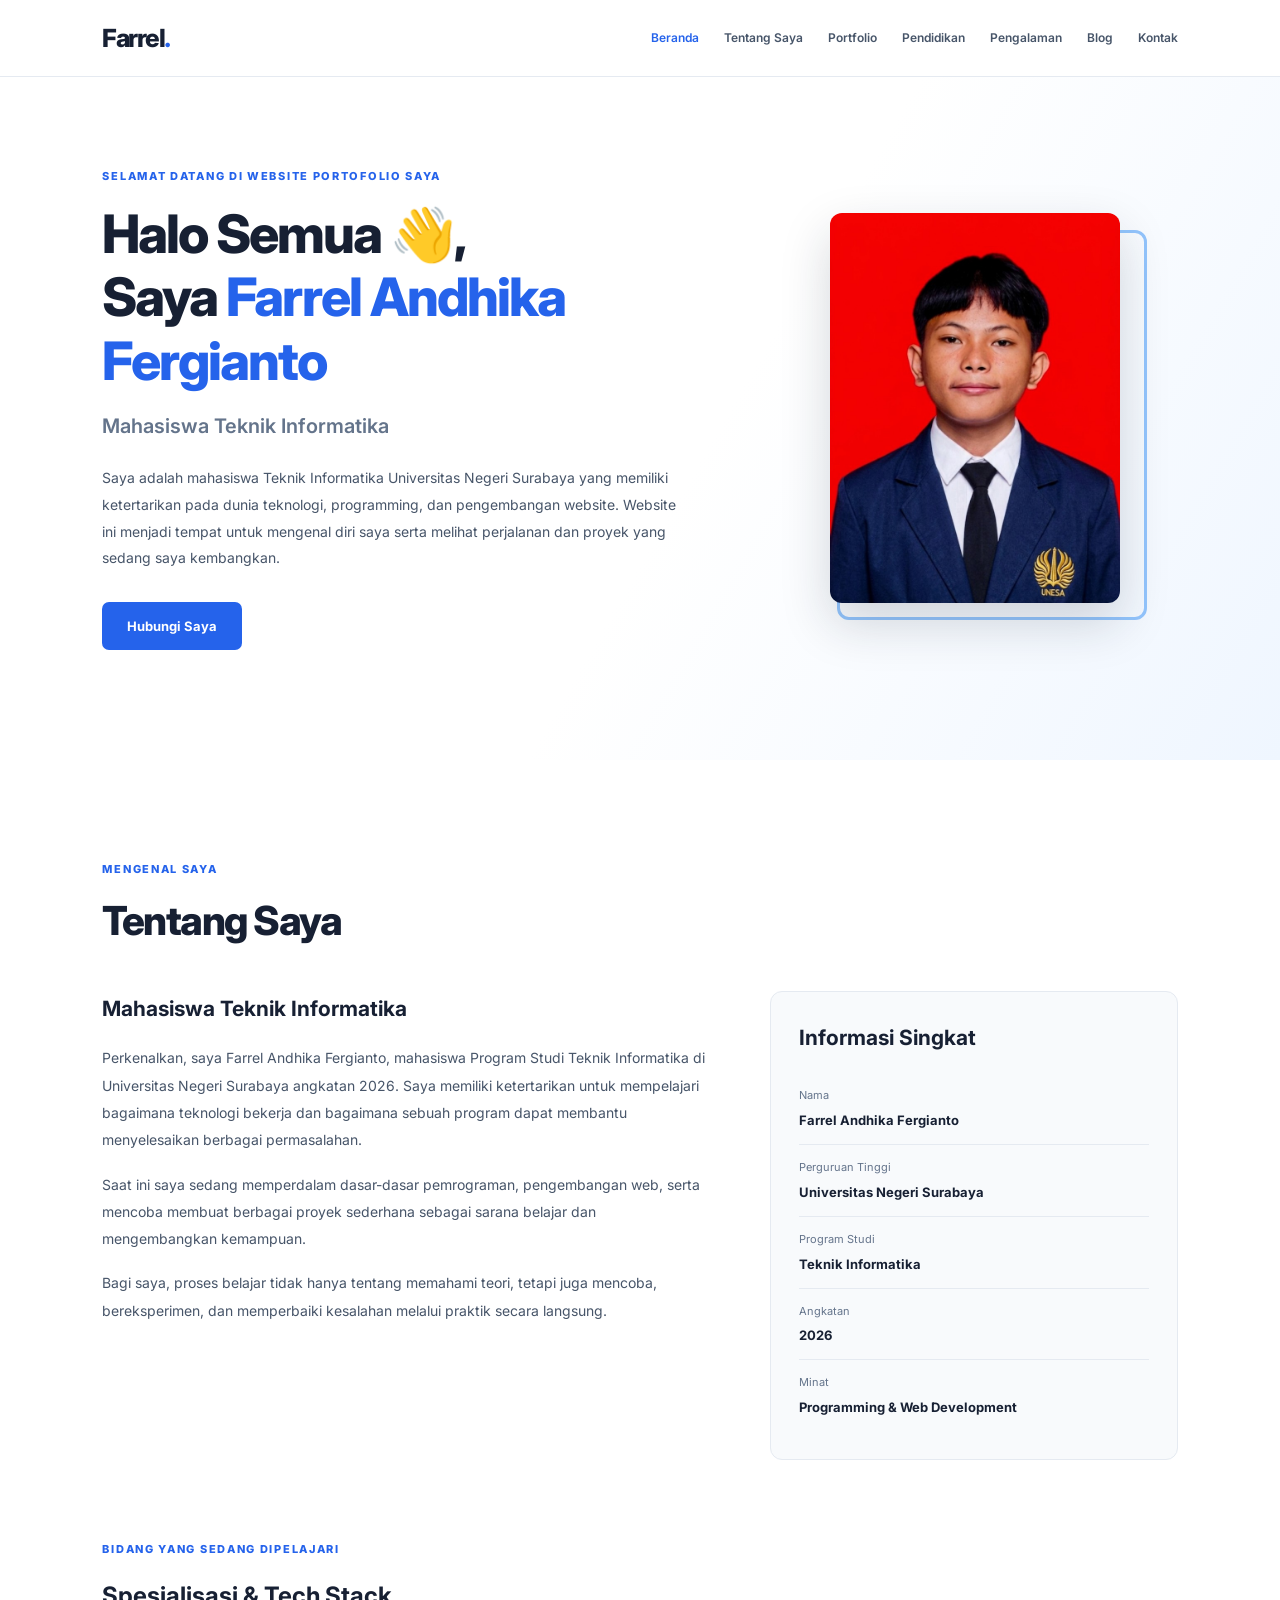
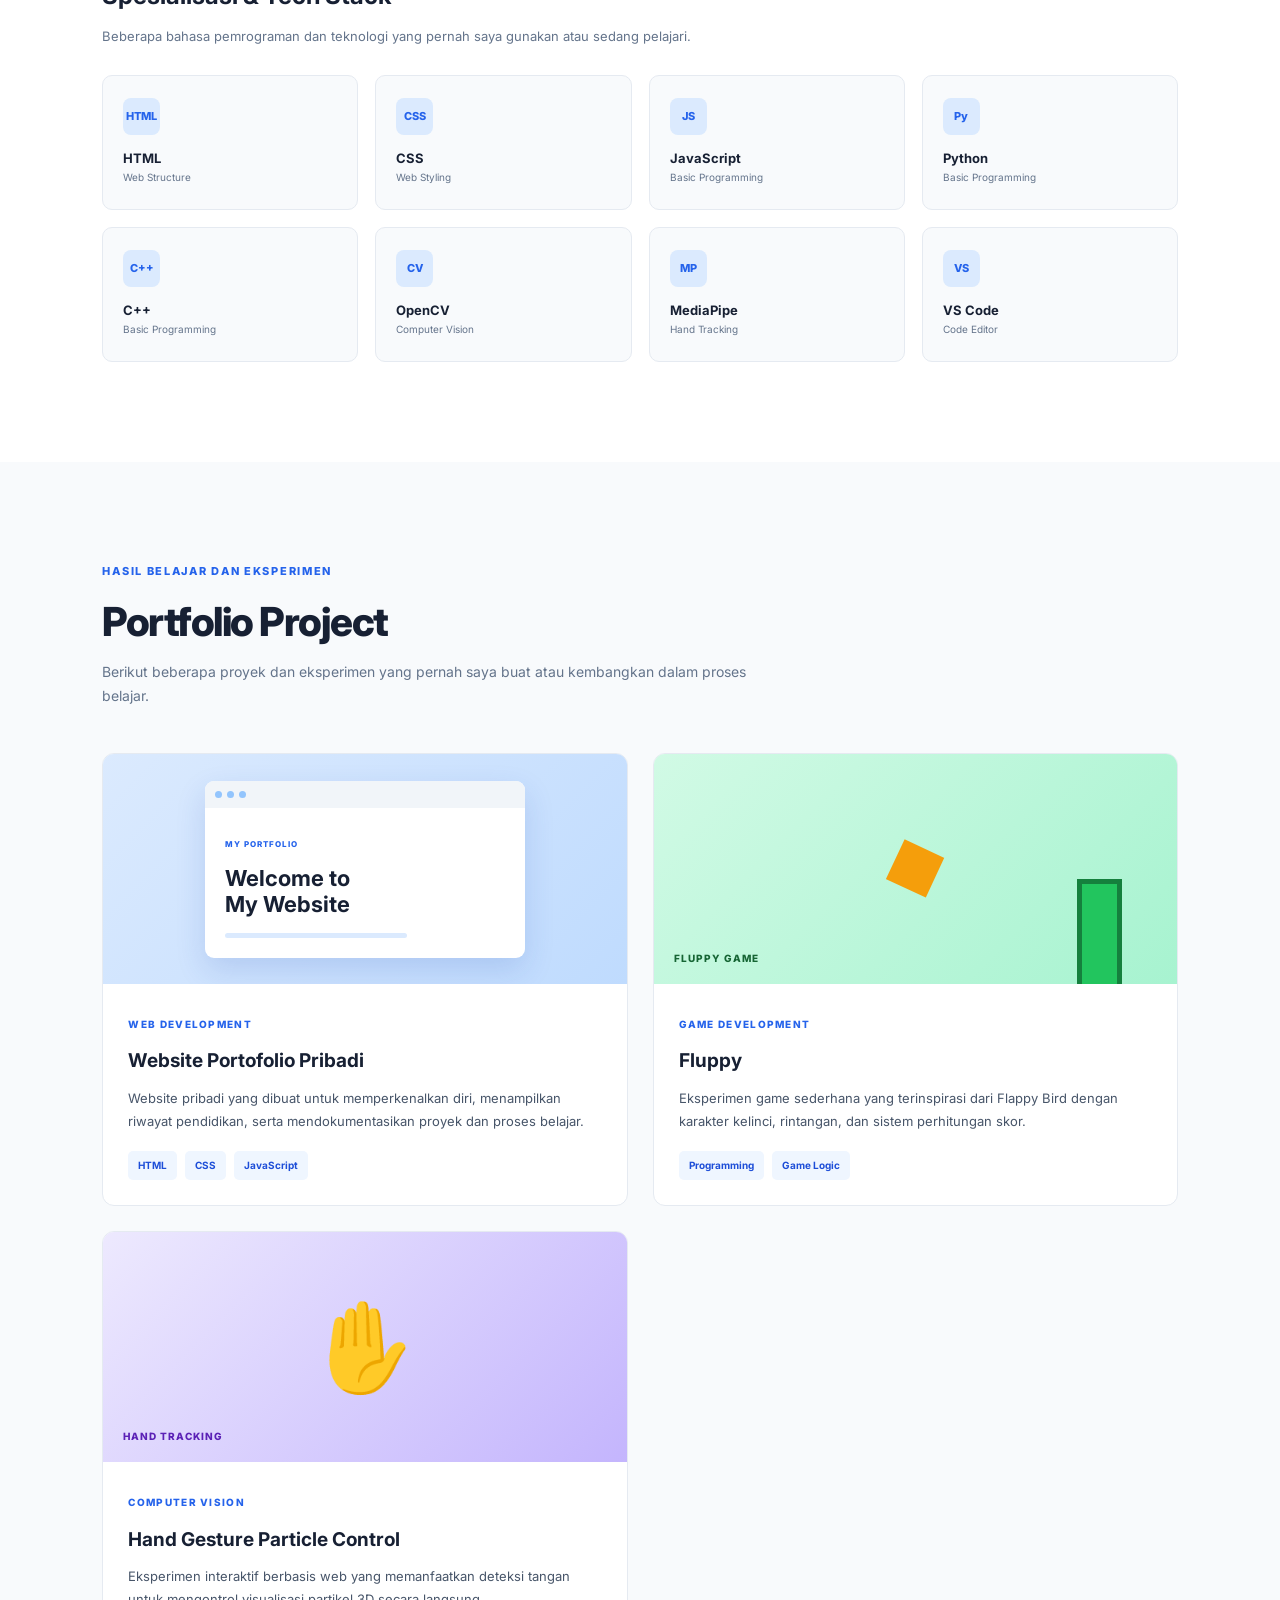
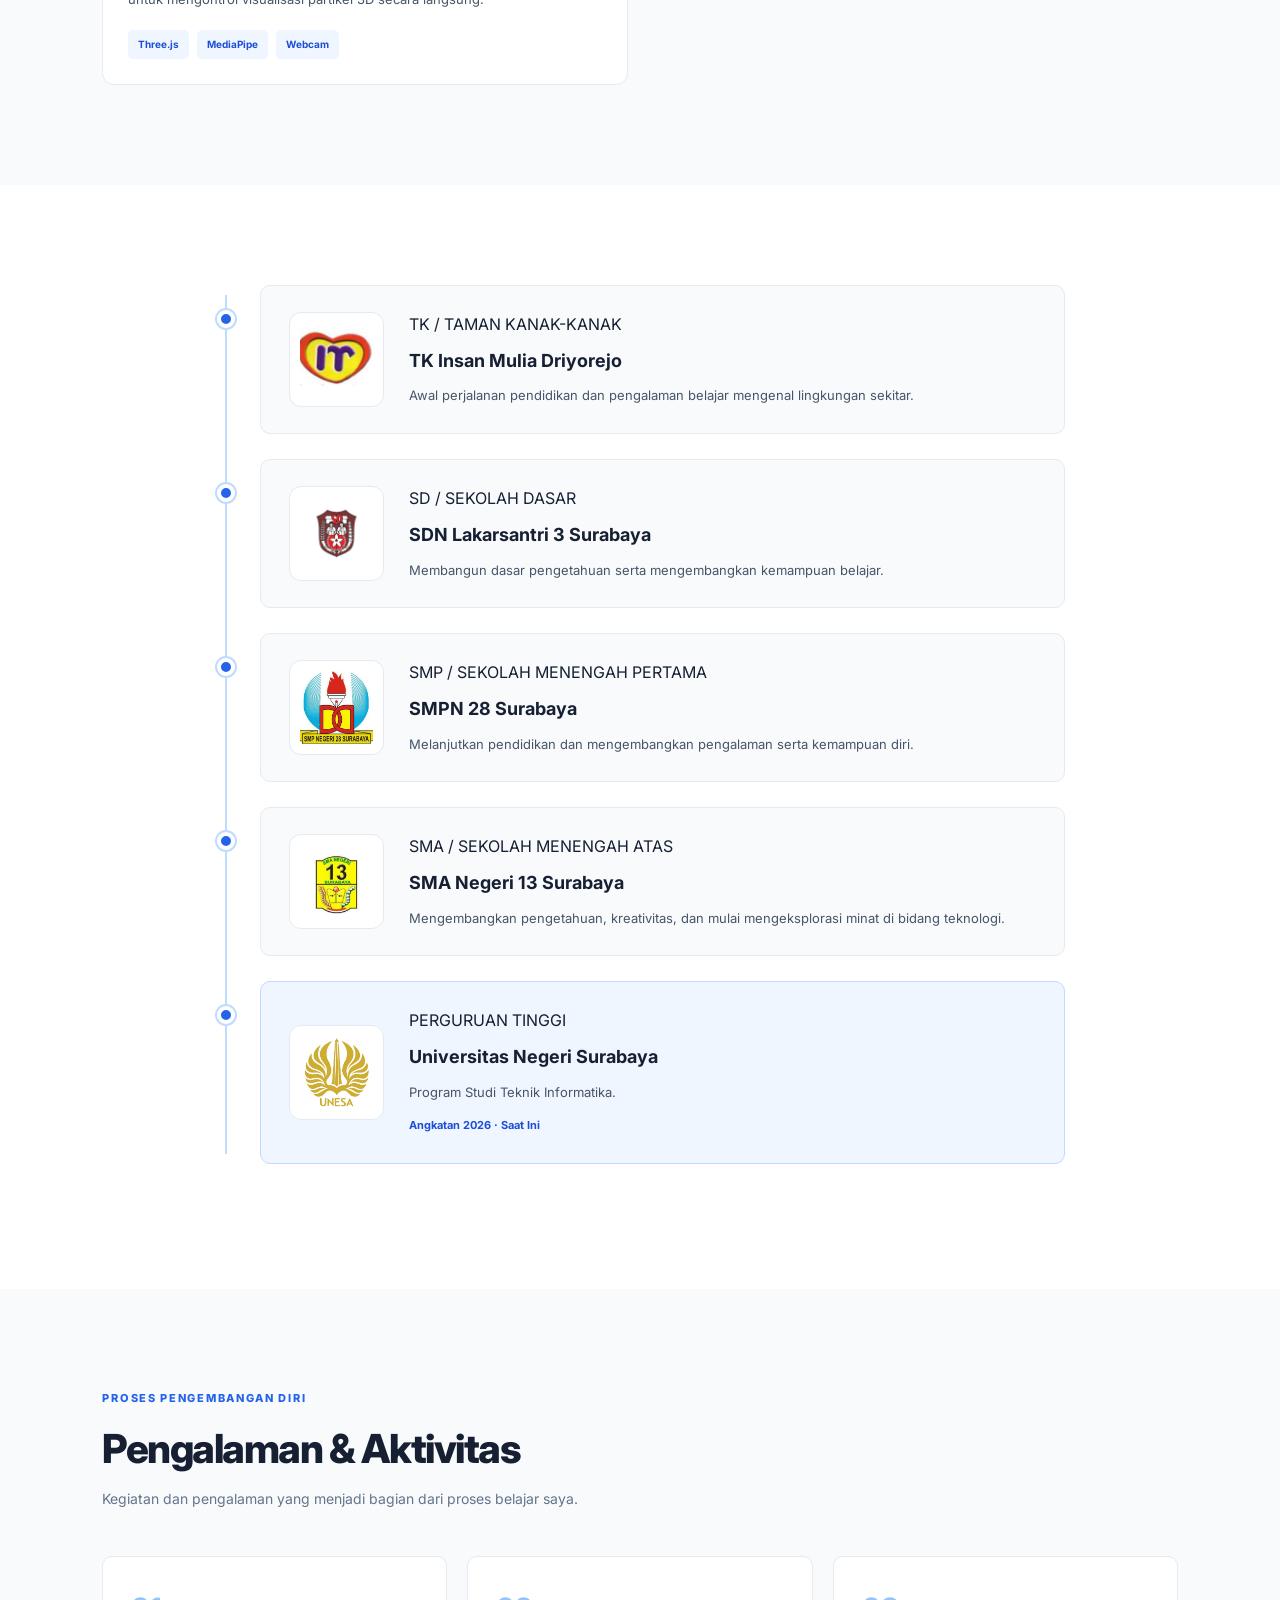
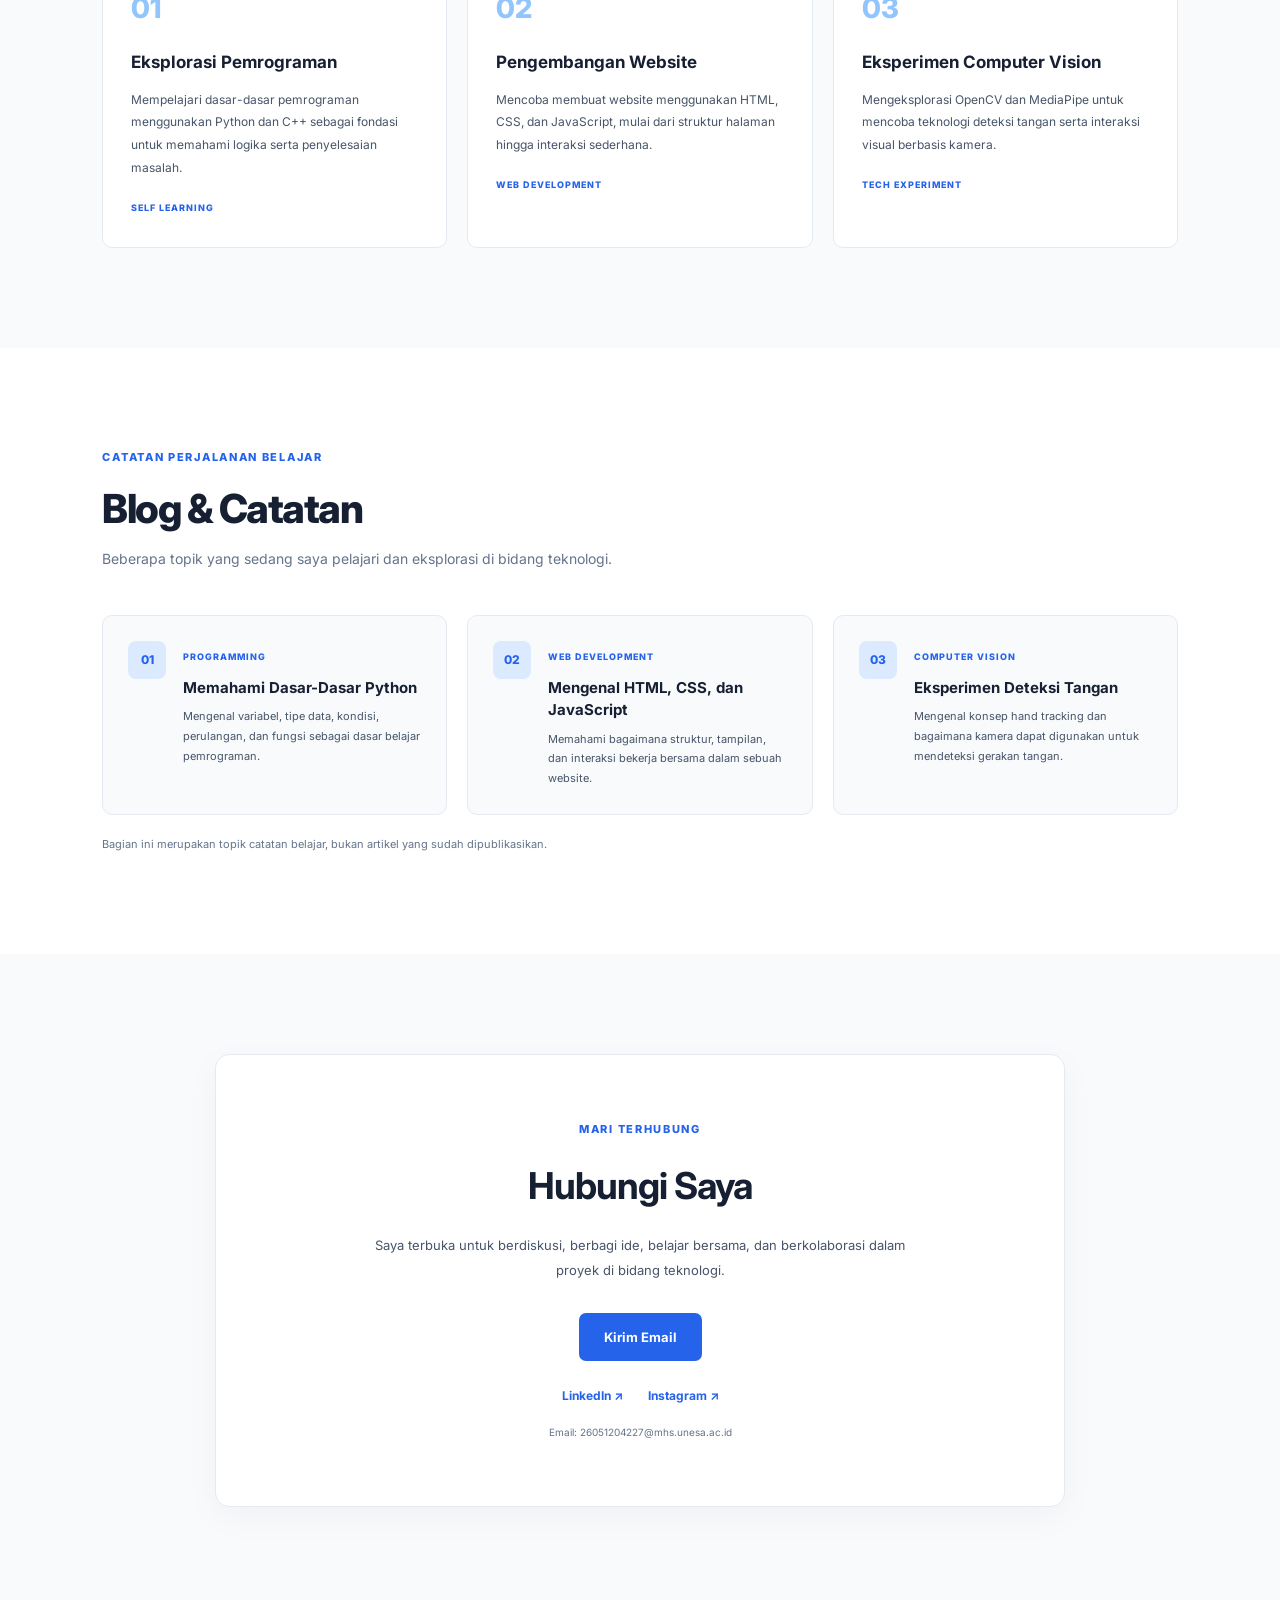
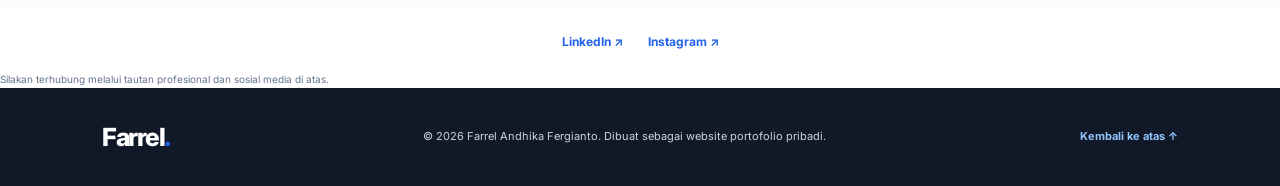
<file: index.html>
<!doctype html>
<html lang="id">
  <head>
    <meta charset="UTF-8" />
    <meta name="viewport" content="width=device-width, initial-scale=1.0" />
    <meta
      name="description"
      content="Website portofolio Farrel Andhika Fergianto, mahasiswa Teknik Informatika Universitas Negeri Surabaya."
    />
    <title>Farrel Andhika Fergianto | Portfolio</title>

    <link rel="preconnect" href="https://fonts.googleapis.com" />
    <link rel="preconnect" href="https://fonts.gstatic.com" crossorigin />
    <link
      href="https://fonts.googleapis.com/css2?family=Inter:wght@400;500;600;700;800&display=swap"
      rel="stylesheet"
    />

    <link rel="stylesheet" href="Amelioler.css" />
    <script src="Amelioler.js" defer></script>
  </head>

  <body>
    <!-- NAVIGASI -->
    <header class="header">
      <div class="container nav-container">
        <a href="#beranda" class="brand">Farrel<span>.</span></a>

        <button class="menu-toggle" id="menuToggle" aria-label="Buka menu">
          ☰
        </button>

        <nav class="nav-menu" id="navMenu">
          <a href="#beranda">Beranda</a>
          <a href="#tentang">Tentang Saya</a>
          <a href="#portfolio">Portfolio</a>
          <a href="#pendidikan">Pendidikan</a>
          <a href="#pengalaman">Pengalaman</a>
          <a href="#blog">Blog</a>
          <a href="#kontak">Kontak</a>
        </nav>
      </div>
    </header>

    <main>
      <!-- BERANDA -->
      <section class="hero section" id="beranda">
        <div class="container hero-content">
          <div class="hero-text">
            <p class="eyebrow">SELAMAT DATANG DI WEBSITE PORTOFOLIO SAYA</p>

            <h1>
              Halo Semua 👋,<br />
              Saya <span>Farrel Andhika Fergianto</span>
            </h1>

            <h2>Mahasiswa Teknik Informatika</h2>

            <p class="hero-description">
              Saya adalah mahasiswa Teknik Informatika Universitas Negeri
              Surabaya yang memiliki ketertarikan pada dunia teknologi,
              programming, dan pengembangan website. Website ini menjadi tempat
              untuk mengenal diri saya serta melihat perjalanan dan proyek yang
              sedang saya kembangkan.
            </p>

            <a href="#kontak" class="button">Hubungi Saya</a>
          </div>

          <div class="hero-image">
            <div class="image-decoration"></div>
            <img src="foto.jpg" alt="Foto Farrel Andhika Fergianto" />
          </div>
        </div>
      </section>

      <!-- TENTANG SAYA -->
      <section class="section about-section" id="tentang">
        <div class="container">
          <div class="section-heading">
            <p class="eyebrow">MENGENAL SAYA</p>
            <h2>Tentang Saya</h2>
          </div>

          <div class="about-grid">
            <div class="about-main">
              <h3>Mahasiswa Teknik Informatika</h3>

              <p>
                Perkenalkan, saya Farrel Andhika Fergianto, mahasiswa Program
                Studi Teknik Informatika di Universitas Negeri Surabaya angkatan
                2026. Saya memiliki ketertarikan untuk mempelajari bagaimana
                teknologi bekerja dan bagaimana sebuah program dapat membantu
                menyelesaikan berbagai permasalahan.
              </p>

              <p>
                Saat ini saya sedang memperdalam dasar-dasar pemrograman,
                pengembangan web, serta mencoba membuat berbagai proyek
                sederhana sebagai sarana belajar dan mengembangkan kemampuan.
              </p>

              <p>
                Bagi saya, proses belajar tidak hanya tentang memahami teori,
                tetapi juga mencoba, bereksperimen, dan memperbaiki kesalahan
                melalui praktik secara langsung.
              </p>
            </div>

            <div class="about-side">
              <h3>Informasi Singkat</h3>

              <div class="info-row">
                <span>Nama</span>
                <strong>Farrel Andhika Fergianto</strong>
              </div>

              <div class="info-row">
                <span>Perguruan Tinggi</span>
                <strong>Universitas Negeri Surabaya</strong>
              </div>

              <div class="info-row">
                <span>Program Studi</span>
                <strong>Teknik Informatika</strong>
              </div>

              <div class="info-row">
                <span>Angkatan</span>
                <strong>2026</strong>
              </div>

              <div class="info-row">
                <span>Minat</span>
                <strong>Programming & Web Development</strong>
              </div>
            </div>
          </div>

          <div class="specialization">
            <div class="specialization-heading">
              <p class="eyebrow">BIDANG YANG SEDANG DIPELAJARI</p>
              <h3>Spesialisasi & Tech Stack</h3>
              <p>
                Beberapa bahasa pemrograman dan teknologi yang pernah saya
                gunakan atau sedang pelajari.
              </p>
            </div>

            <div class="tech-grid">
              <div class="tech-item">
                <span class="tech-icon">HTML</span>
                <strong>HTML</strong>
                <small>Web Structure</small>
              </div>

              <div class="tech-item">
                <span class="tech-icon">CSS</span>
                <strong>CSS</strong>
                <small>Web Styling</small>
              </div>

              <div class="tech-item">
                <span class="tech-icon">JS</span>
                <strong>JavaScript</strong>
                <small>Basic Programming</small>
              </div>

              <div class="tech-item">
                <span class="tech-icon">Py</span>
                <strong>Python</strong>
                <small>Basic Programming</small>
              </div>

              <div class="tech-item">
                <span class="tech-icon">C++</span>
                <strong>C++</strong>
                <small>Basic Programming</small>
              </div>

              <div class="tech-item">
                <span class="tech-icon">CV</span>
                <strong>OpenCV</strong>
                <small>Computer Vision</small>
              </div>

              <div class="tech-item">
                <span class="tech-icon">MP</span>
                <strong>MediaPipe</strong>
                <small>Hand Tracking</small>
              </div>

              <div class="tech-item">
                <span class="tech-icon">VS</span>
                <strong>VS Code</strong>
                <small>Code Editor</small>
              </div>
            </div>
          </div>
        </div>
      </section>

      <!-- PORTFOLIO -->
      <section class="section portfolio-section" id="portfolio">
        <div class="container">
          <div class="section-heading">
            <p class="eyebrow">HASIL BELAJAR DAN EKSPERIMEN</p>
            <h2>Portfolio Project</h2>
            <p>
              Berikut beberapa proyek dan eksperimen yang pernah saya buat atau
              kembangkan dalam proses belajar.
            </p>
          </div>

          <div class="portfolio-grid">
            <article class="portfolio-card">
              <div class="project-image project-web">
                <div class="mock-browser">
                  <div class="mock-bar"><i></i><i></i><i></i></div>
                  <div class="mock-content">
                    <span>MY PORTFOLIO</span>
                    <h3>Welcome to<br />My Website</h3>
                    <div class="mock-line"></div>
                  </div>
                </div>
              </div>

              <div class="project-content">
                <span class="project-category">WEB DEVELOPMENT</span>
                <h3>Website Portofolio Pribadi</h3>
                <p>
                  Website pribadi yang dibuat untuk memperkenalkan diri,
                  menampilkan riwayat pendidikan, serta mendokumentasikan proyek
                  dan proses belajar.
                </p>
                <div class="project-tags">
                  <span>HTML</span>
                  <span>CSS</span>
                  <span>JavaScript</span>
                </div>
              </div>
            </article>

            <article class="portfolio-card">
              <div class="project-image project-game">
                <div class="game-bird">◆</div>
                <div class="game-pipe"></div>
                <span class="game-label">FLUPPY GAME</span>
              </div>

              <div class="project-content">
                <span class="project-category">GAME DEVELOPMENT</span>
                <h3>Fluppy</h3>
                <p>
                  Eksperimen game sederhana yang terinspirasi dari Flappy Bird
                  dengan karakter kelinci, rintangan, dan sistem perhitungan
                  skor.
                </p>
                <div class="project-tags">
                  <span>Programming</span>
                  <span>Game Logic</span>
                </div>
              </div>
            </article>

            <article class="portfolio-card">
              <div class="project-image project-gesture">
                <div class="gesture-shape">✋</div>
                <span class="gesture-label">HAND TRACKING</span>
              </div>

              <div class="project-content">
                <span class="project-category">COMPUTER VISION</span>
                <h3>Hand Gesture Particle Control</h3>
                <p>
                  Eksperimen interaktif berbasis web yang memanfaatkan deteksi
                  tangan untuk mengontrol visualisasi partikel 3D secara
                  langsung.
                </p>
                <div class="project-tags">
                  <span>Three.js</span>
                  <span>MediaPipe</span>
                  <span>Webcam</span>
                </div>
              </div>
            </article>
          </div>
        </div>
      </section>

      <!-- PENDIDIKAN -->
      <section class="section education-section" id="pendidikan">
     <div class="timeline">
            <div class="timeline-item">
              <div class="timeline-marker"></div>
              <div class="timeline-card">
                <div class="education-content">
                  <div class="education-logo">
                    <img src="tk.jpg" alt="Logo TK Insan Mulia" />
                  </div>
                  <div class="education-detail">
                    <span>TK / TAMAN KANAK-KANAK</span>
                    <h3>TK Insan Mulia Driyorejo</h3>
                    <p>
                      Awal perjalanan pendidikan dan pengalaman belajar mengenal
                      lingkungan sekitar.
                    </p>
                  </div>
                </div>
              </div>
            </div>

            <div class="timeline-item">
              <div class="timeline-marker"></div>
              <div class="timeline-card">
                <div class="education-content">
                  <div class="education-logo">
                    <img src="sd.jpg" alt="Logo SDN Lakarsantri 3" />
                  </div>
                  <div class="education-detail">
                    <span>SD / SEKOLAH DASAR</span>
                    <h3>SDN Lakarsantri 3 Surabaya</h3>
                    <p>
                      Membangun dasar pengetahuan serta mengembangkan kemampuan
                      belajar.
                    </p>
                  </div>
                </div>
              </div>
            </div>

            <div class="timeline-item">
              <div class="timeline-marker"></div>
              <div class="timeline-card">
                <div class="education-content">
                  <div class="education-logo">
                    <img src="smp.jpg" alt="Logo SMPN 28 Surabaya" />
                  </div>
                  <div class="education-detail">
                    <span>SMP / SEKOLAH MENENGAH PERTAMA</span>
                    <h3>SMPN 28 Surabaya</h3>
                    <p>
                      Melanjutkan pendidikan dan mengembangkan pengalaman serta
                      kemampuan diri.
                    </p>
                  </div>
                </div>
              </div>
            </div>

            <div class="timeline-item">
              <div class="timeline-marker"></div>
              <div class="timeline-card">
                <div class="education-content">
                  <div class="education-logo">
                    <img src="sma.jpg" alt="Logo SMA Negeri 13 Surabaya" />
                  </div>
                  <div class="education-detail">
                    <span>SMA / SEKOLAH MENENGAH ATAS</span>
                    <h3>SMA Negeri 13 Surabaya</h3>
                    <p>
                      Mengembangkan pengetahuan, kreativitas, dan mulai
                      mengeksplorasi minat di bidang teknologi.
                    </p>
                  </div>
                </div>
              </div>
            </div>

            <div class="timeline-item">
              <div class="timeline-marker"></div>
              <div class="timeline-card current">
                <div class="education-content">
                  <div class="education-logo">
                    <img
                      src="unesa.jpg"
                      alt="Logo Universitas Negeri Surabaya"
                    />
                  </div>
                  <div class="education-detail">
                    <span>PERGURUAN TINGGI</span>
                    <h3>Universitas Negeri Surabaya</h3>
                    <p>Program Studi Teknik Informatika.</p>
                    <small>Angkatan 2026 · Saat Ini</small>
                  </div>
                </div>
              </div>
            </div>
          </div>
      </section>

      <!-- PENGALAMAN -->
      <section class="section experience-section" id="pengalaman">
        <div class="container">
          <div class="section-heading">
            <p class="eyebrow">PROSES PENGEMBANGAN DIRI</p>
            <h2>Pengalaman & Aktivitas</h2>
            <p>
              Kegiatan dan pengalaman yang menjadi bagian dari proses belajar
              saya.
            </p>
          </div>

          <div class="experience-grid">
            <article class="experience-card">
              <span class="experience-number">01</span>
              <h3>Eksplorasi Pemrograman</h3>
              <p>
                Mempelajari dasar-dasar pemrograman menggunakan Python dan C++
                sebagai fondasi untuk memahami logika serta penyelesaian
                masalah.
              </p>
              <span class="experience-type">SELF LEARNING</span>
            </article>

            <article class="experience-card">
              <span class="experience-number">02</span>
              <h3>Pengembangan Website</h3>
              <p>
                Mencoba membuat website menggunakan HTML, CSS, dan JavaScript,
                mulai dari struktur halaman hingga interaksi sederhana.
              </p>
              <span class="experience-type">WEB DEVELOPMENT</span>
            </article>

            <article class="experience-card">
              <span class="experience-number">03</span>
              <h3>Eksperimen Computer Vision</h3>
              <p>
                Mengeksplorasi OpenCV dan MediaPipe untuk mencoba teknologi
                deteksi tangan serta interaksi visual berbasis kamera.
              </p>
              <span class="experience-type">TECH EXPERIMENT</span>
            </article>
          </div>
        </div>
      </section>

      <!-- BLOG -->
      <section class="section blog-section" id="blog">
        <div class="container">
          <div class="section-heading">
            <p class="eyebrow">CATATAN PERJALANAN BELAJAR</p>
            <h2>Blog & Catatan</h2>
            <p>
              Beberapa topik yang sedang saya pelajari dan eksplorasi di bidang
              teknologi.
            </p>
          </div>

          <div class="blog-grid">
            <article class="blog-card">
              <div class="blog-icon">01</div>
              <div class="blog-content">
                <span>PROGRAMMING</span>
                <h3>Memahami Dasar-Dasar Python</h3>
                <p>
                  Mengenal variabel, tipe data, kondisi, perulangan, dan fungsi
                  sebagai dasar belajar pemrograman.
                </p>
              </div>
            </article>

            <article class="blog-card">
              <div class="blog-icon">02</div>
              <div class="blog-content">
                <span>WEB DEVELOPMENT</span>
                <h3>Mengenal HTML, CSS, dan JavaScript</h3>
                <p>
                  Memahami bagaimana struktur, tampilan, dan interaksi bekerja
                  bersama dalam sebuah website.
                </p>
              </div>
            </article>

            <article class="blog-card">
              <div class="blog-icon">03</div>
              <div class="blog-content">
                <span>COMPUTER VISION</span>
                <h3>Eksperimen Deteksi Tangan</h3>
                <p>
                  Mengenal konsep hand tracking dan bagaimana kamera dapat
                  digunakan untuk mendeteksi gerakan tangan.
                </p>
              </div>
            </article>
          </div>

          <p class="blog-note">
            Bagian ini merupakan topik catatan belajar, bukan artikel yang sudah
            dipublikasikan.
          </p>
        </div>
      </section>

     <!-- KONTAK -->
      <section class="section contact-section" id="kontak">
        <div class="container">
          <div class="contact-box">
            <p class="eyebrow">MARI TERHUBUNG</p>
            <h2>Hubungi Saya</h2>

            <p>
              Saya terbuka untuk berdiskusi, berbagi ide, belajar bersama, dan
              berkolaborasi dalam proyek di bidang teknologi.
            </p>

            <a href="mailto:26051204227@mhs.unesa.ac.id" class="button contact-button" id="emailButton">
              Kirim Email
            </a>

            <!-- LINKEDIN & INSTAGRAM AKTIF (TANPA GITHUB) -->
            <div class="contact-social">
              <a href="https://www.linkedin.com/in/farrel-andhika-f-9852ba441/" target="_blank" rel="noopener">LinkedIn ↗</a>
              <a href="https://www.instagram.com/farreldhika_/" target="_blank" rel="noopener">Instagram ↗</a>
            </div>

            <p class="contact-email">
              Email: 26051204227@mhs.unesa.ac.id
            </p>
          </div>
        </div>
      </section>

            <!-- LINKEDIN & INSTAGRAM AKTIF (TANPA GITHUB) -->
            <div class="contact-social">
              <a
                href="https://www.linkedin.com/in/farrel-andhika-f-9852ba441/"
                target="_blank"
                rel="noopener"
                >LinkedIn ↗</a
              >
              <a
                href="https://www.instagram.com/farreldhika_/"
                target="_blank"
                rel="noopener"
                >Instagram ↗</a
              >
            </div>

            <p class="contact-email">
              Silakan terhubung melalui tautan profesional dan sosial media di
              atas.
            </p>
          </div>
        </div>
      </section>
    </main>

    <!-- FOOTER -->
    <footer class="footer">
      <div class="container footer-content">
        <a href="#beranda" class="brand">Farrel<span>.</span></a>

        <p>
          © <span id="year"></span> Farrel Andhika Fergianto. Dibuat sebagai
          website portofolio pribadi.
        </p>

        <a href="#beranda" class="back-top">Kembali ke atas ↑</a>
      </div>
    </footer>
  </body>
</html>
</file>
<file: Amelioler.css>
/* =====================================
   RESET DAN PENGATURAN DASAR
===================================== */

* {
  margin: 0;
  padding: 0;
  box-sizing: border-box;
  scroll-behavior: smooth;
}

:root {
  --primary: #2563eb;
  --primary-dark: #1d4ed8;
  --dark: #172033;
  --text: #475569;
  --muted: #64748b;
  --light: #f8fafc;
  --white: #ffffff;
  --border: #e5eaf1;
  --soft-blue: #eff6ff;
}

body {
  font-family: "Inter", sans-serif;
  color: var(--dark);
  background: var(--white);
  line-height: 1.7;
}

a {
  text-decoration: none;
  color: inherit;
}

button {
  font-family: inherit;
}

img {
  max-width: 100%;
}

.container {
  width: 84%;
  max-width: 1180px;
  margin: auto;
}

.section {
  padding: 100px 0;
}

/* =====================================
   HEADER DAN NAVIGASI
===================================== */

.header {
  width: 100%;
  position: sticky;
  top: 0;
  z-index: 1000;
  background: rgba(255, 255, 255, 0.96);
  border-bottom: 1px solid var(--border);
  backdrop-filter: blur(12px);
}

.nav-container {
  min-height: 76px;
  display: flex;
  align-items: center;
  justify-content: space-between;
  gap: 30px;
}

.brand {
  font-size: 25px;
  font-weight: 800;
  color: var(--dark);
  letter-spacing: -1.5px;
}

.brand span {
  color: var(--primary);
}

.nav-menu {
  display: flex;
  align-items: center;
  gap: 25px;
}

.nav-menu a {
  color: var(--text);
  font-size: 12px;
  font-weight: 600;
  transition: 0.25s;
}

.nav-menu a:hover,
.nav-menu a.active {
  color: var(--primary);
}

.menu-toggle {
  display: none;
  background: transparent;
  border: none;
  font-size: 25px;
  color: var(--dark);
  cursor: pointer;
}

/* =====================================
   TOMBOL
===================================== */

.button {
  display: inline-flex;
  align-items: center;
  justify-content: center;
  padding: 13px 25px;
  border-radius: 7px;
  background: var(--primary);
  color: var(--white);
  font-size: 13px;
  font-weight: 700;
  transition: 0.25s;
}

.button:hover {
  background: var(--primary-dark);
  transform: translateY(-3px);
  box-shadow: 0 8px 20px rgba(37, 99, 235, 0.2);
}

/* =====================================
   BERANDA / HERO
===================================== */

.hero {
  background: linear-gradient(120deg, #ffffff 55%, #eff6ff 100%);
  padding: 90px 0 110px;
  overflow: hidden;
}

.hero-content {
  display: grid;
  grid-template-columns: 1.2fr 0.8fr;
  align-items: center;
  gap: 60px;
}

.eyebrow {
  color: var(--primary);
  font-size: 11px;
  font-weight: 800;
  letter-spacing: 1.7px;
  margin-bottom: 17px;
}

.hero h1 {
  color: var(--dark);
  font-size: clamp(35px, 4.2vw, 53px);
  line-height: 1.2;
  letter-spacing: -2px;
  font-weight: 800;
}

.hero h1 span {
  color: var(--primary);
}

.hero h2 {
  margin-top: 16px;
  color: #64748b;
  font-size: 20px;
  font-weight: 600;
}

.hero-description {
  max-width: 590px;
  margin: 22px 0 30px;
  color: var(--text);
  font-size: 14px;
  line-height: 1.9;
}

.hero-image {
  position: relative;
  display: flex;
  justify-content: center;
  align-items: center;
  min-height: 420px;
}

.hero-image img {
  position: relative;
  z-index: 2;
  width: 290px;
  height: 390px;
  object-fit: cover;
  object-position: center top;
  border-radius: 12px;
  box-shadow: 0 20px 50px rgba(23, 32, 51, 0.18);
}

.image-decoration {
  position: absolute;
  width: 310px;
  height: 390px;
  border: 3px solid #93c5fd;
  border-radius: 12px;
  transform: translate(17px, 17px);
}

/* =====================================
   JUDUL SECTION
===================================== */

.section-heading {
  margin-bottom: 45px;
}

.section-heading h2 {
  color: var(--dark);
  font-size: clamp(30px, 3.5vw, 40px);
  font-weight: 800;
  letter-spacing: -1.5px;
  line-height: 1.25;
}

.section-heading > p:not(.eyebrow) {
  max-width: 650px;
  margin-top: 13px;
  color: var(--muted);
  font-size: 14px;
}

/* =====================================
   TENTANG SAYA
===================================== */

.about-section {
  background: var(--white);
}

.about-grid {
  display: grid;
  grid-template-columns: 1.2fr 0.8fr;
  gap: 55px;
}

.about-main h3,
.about-side h3 {
  margin-bottom: 18px;
  font-size: 21px;
  color: var(--dark);
}

.about-main p {
  color: var(--text);
  font-size: 14px;
  line-height: 1.95;
  margin-bottom: 17px;
}

.about-side {
  background: var(--light);
  border: 1px solid var(--border);
  border-radius: 12px;
  padding: 28px;
}

.info-row {
  padding: 13px 0;
  border-bottom: 1px solid var(--border);
  display: flex;
  flex-direction: column;
  gap: 4px;
}

.info-row:last-child {
  border-bottom: none;
}

.info-row span {
  color: var(--muted);
  font-size: 11px;
}

.info-row strong {
  color: var(--dark);
  font-size: 13px;
}

/* =====================================
   SPESIALISASI DAN TECH STACK
===================================== */

.specialization {
  margin-top: 80px;
}

.specialization-heading {
  margin-bottom: 28px;
}

.specialization-heading h3 {
  font-size: 24px;
  margin-bottom: 8px;
}

.specialization-heading > p:last-child {
  color: var(--muted);
  font-size: 13px;
}

.tech-grid {
  display: grid;
  grid-template-columns: repeat(4, 1fr);
  gap: 17px;
}

.tech-item {
  min-height: 135px;
  padding: 20px;
  background: var(--light);
  border: 1px solid var(--border);
  border-radius: 10px;
  display: flex;
  flex-direction: column;
  align-items: flex-start;
  justify-content: center;
  transition: 0.25s;
}

.tech-item:hover {
  border-color: #93c5fd;
  background: var(--soft-blue);
  transform: translateY(-4px);
}

.tech-icon {
  width: 37px;
  height: 37px;
  display: grid;
  place-items: center;
  margin-bottom: 12px;
  background: #dbeafe;
  color: var(--primary);
  border-radius: 8px;
  font-size: 11px;
  font-weight: 800;
}

.tech-item strong {
  font-size: 13px;
}

.tech-item small {
  color: var(--muted);
  font-size: 10px;
}

/* =====================================
   PORTFOLIO PROJECT
===================================== */

.portfolio-section {
  background: var(--light);
}

.portfolio-grid {
  display: grid;
  grid-template-columns: repeat(2, 1fr);
  gap: 25px;
}

.portfolio-card {
  overflow: hidden;
  background: var(--white);
  border: 1px solid var(--border);
  border-radius: 12px;
  transition: 0.3s;
}

.portfolio-card:hover {
  transform: translateY(-5px);
  box-shadow: 0 15px 35px rgba(23, 32, 51, 0.08);
}

.project-image {
  height: 230px;
  display: flex;
  align-items: center;
  justify-content: center;
  position: relative;
  overflow: hidden;
}

.project-web {
  background: linear-gradient(135deg, #dbeafe, #bfdbfe);
}

.mock-browser {
  width: 75%;
  max-width: 320px;
  background: white;
  border-radius: 9px;
  box-shadow: 0 12px 30px rgba(30, 64, 175, 0.15);
  overflow: hidden;
}

.mock-bar {
  display: flex;
  gap: 5px;
  padding: 10px;
  background: #f1f5f9;
}

.mock-bar i {
  width: 7px;
  height: 7px;
  border-radius: 50%;
  background: #93c5fd;
}

.mock-content {
  padding: 20px;
}

.mock-content span {
  font-size: 8px;
  color: var(--primary);
  font-weight: 800;
  letter-spacing: 1px;
}

.mock-content h3 {
  font-size: 22px;
  line-height: 1.2;
  margin-top: 10px;
}

.mock-line {
  width: 65%;
  height: 5px;
  border-radius: 5px;
  background: #dbeafe;
  margin-top: 15px;
}

.project-game {
  background: linear-gradient(135deg, #d1fae5, #a7f3d0);
}

.game-bird {
  color: #f59e0b;
  font-size: 65px;
  transform: rotate(-20deg);
}

.game-pipe {
  position: absolute;
  right: 55px;
  bottom: 0;
  width: 45px;
  height: 105px;
  background: #22c55e;
  border: 5px solid #15803d;
  border-bottom: none;
}

.game-label,
.gesture-label {
  position: absolute;
  bottom: 17px;
  left: 20px;
  font-size: 10px;
  font-weight: 800;
  letter-spacing: 1px;
  color: #166534;
}

.project-gesture {
  background: linear-gradient(135deg, #ede9fe, #c4b5fd);
}

.gesture-shape {
  font-size: 85px;
}

.gesture-label {
  color: #5b21b6;
}

.project-content {
  padding: 25px;
}

.project-category {
  color: var(--primary);
  font-size: 10px;
  font-weight: 800;
  letter-spacing: 1.3px;
}

.project-content h3 {
  font-size: 19px;
  margin: 9px 0;
  color: var(--dark);
}

.project-content p {
  color: var(--text);
  font-size: 13px;
  line-height: 1.8;
}

.project-tags {
  display: flex;
  flex-wrap: wrap;
  gap: 8px;
  margin-top: 18px;
}

.project-tags span {
  padding: 6px 10px;
  background: var(--soft-blue);
  color: var(--primary-dark);
  border-radius: 5px;
  font-size: 10px;
  font-weight: 700;
}

/* =====================================
   PENDIDIKAN
===================================== */

.education-section {
  background: var(--white);
}

.timeline {
  max-width: 850px;
  margin: auto;
  position: relative;
}

.timeline::before {
  content: "";
  position: absolute;
  left: 10px;
  top: 10px;
  bottom: 10px;
  width: 2px;
  background: #bfdbfe;
}

.timeline-item {
  position: relative;
  padding-left: 45px;
  margin-bottom: 25px;
}

.timeline-marker {
  position: absolute;
  left: 2px;
  top: 25px;
  width: 18px;
  height: 18px;
  border-radius: 50%;
  background: var(--primary);
  border: 4px solid white;
  box-shadow: 0 0 0 2px #bfdbfe;
  z-index: 2;
}

.timeline-card {
  padding: 25px 28px;
  border: 1px solid var(--border);
  border-radius: 10px;
  background: var(--light);
  transition: 0.25s;
}

.timeline-card:hover {
  border-color: #93c5fd;
  transform: translateX(5px);
}

.timeline-card > span {
  color: var(--primary);
  font-size: 10px;
  font-weight: 800;
  letter-spacing: 1.1px;
}

.timeline-card h3 {
  margin: 8px 0;
  font-size: 18px;
  color: var(--dark);
}

.timeline-card p {
  color: var(--text);
  font-size: 13px;
}

.timeline-card.current {
  background: var(--soft-blue);
  border-color: #bfdbfe;
}

.timeline-card small {
  display: inline-block;
  margin-top: 12px;
  color: var(--primary-dark);
  font-size: 11px;
  font-weight: 700;
}

/* =====================================
   PENGALAMAN DAN AKTIVITAS
===================================== */

.experience-section {
  background: var(--light);
}

.experience-grid {
  display: grid;
  grid-template-columns: repeat(3, 1fr);
  gap: 20px;
}

.experience-card {
  position: relative;
  padding: 28px;
  background: white;
  border: 1px solid var(--border);
  border-radius: 10px;
  transition: 0.25s;
}

.experience-card:hover {
  transform: translateY(-5px);
  border-color: #93c5fd;
}

.experience-number {
  display: inline-block;
  color: #93c5fd;
  font-size: 28px;
  font-weight: 800;
  margin-bottom: 15px;
}

.experience-card h3 {
  font-size: 17px;
  margin-bottom: 12px;
}

.experience-card p {
  color: var(--text);
  font-size: 12px;
  line-height: 1.9;
}

.experience-type {
  display: inline-block;
  margin-top: 20px;
  color: var(--primary);
  font-size: 9px;
  font-weight: 800;
  letter-spacing: 1px;
}

/* =====================================
   BLOG DAN CATATAN
===================================== */

.blog-section {
  background: white;
}

.blog-grid {
  display: grid;
  grid-template-columns: repeat(3, 1fr);
  gap: 20px;
}

.blog-card {
  padding: 25px;
  display: flex;
  gap: 17px;
  align-items: flex-start;
  background: var(--light);
  border: 1px solid var(--border);
  border-radius: 10px;
  transition: 0.25s;
}

.blog-card:hover {
  border-color: #93c5fd;
  transform: translateY(-4px);
}

.blog-icon {
  flex-shrink: 0;
  width: 38px;
  height: 38px;
  display: grid;
  place-items: center;
  border-radius: 8px;
  background: #dbeafe;
  color: var(--primary);
  font-weight: 800;
  font-size: 12px;
}

.blog-content span {
  color: var(--primary);
  font-size: 9px;
  font-weight: 800;
  letter-spacing: 1px;
}

.blog-content h3 {
  font-size: 15px;
  line-height: 1.5;
  margin: 8px 0;
}

.blog-content p {
  color: var(--text);
  font-size: 11px;
  line-height: 1.8;
}

.blog-note {
  margin-top: 20px;
  color: var(--muted);
  font-size: 11px;
}

/* =====================================
   KONTAK
===================================== */

.contact-section {
  background: var(--light);
}

.contact-box {
  max-width: 850px;
  margin: auto;
  padding: 65px 30px;
  background: white;
  border: 1px solid var(--border);
  border-radius: 14px;
  text-align: center;
  box-shadow: 0 10px 35px rgba(23, 32, 51, 0.04);
}

.contact-box h2 {
  font-size: 37px;
  letter-spacing: -1px;
}

.contact-box > p:not(.eyebrow):not(.contact-email) {
  max-width: 550px;
  margin: 15px auto 25px;
  color: var(--text);
  font-size: 13px;
  line-height: 1.9;
}

.contact-button {
  margin-top: 5px;
}

.contact-social {
  display: flex;
  justify-content: center;
  gap: 25px;
  margin-top: 25px;
}

.contact-social a {
  color: var(--primary);
  font-size: 12px;
  font-weight: 700;
}

.contact-social a:hover {
  text-decoration: underline;
}

.contact-email {
  margin-top: 18px;
  color: var(--muted);
  font-size: 10px;
}

/* =====================================
   FOOTER
===================================== */

.footer {
  background: #111827;
  padding: 28px 0;
  color: white;
}

.footer-content {
  display: flex;
  align-items: center;
  justify-content: space-between;
  gap: 20px;
}

.footer .brand {
  color: white;
}

.footer p {
  color: #cbd5e1;
  font-size: 11px;
  text-align: center;
}

.back-top {
  color: #93c5fd;
  font-size: 11px;
  font-weight: 700;
}

/* =====================================
   ANIMASI SCROLL
===================================== */

.reveal {
  opacity: 0;
  transform: translateY(20px);
  transition:
    opacity 0.7s ease,
    transform 0.7s ease;
}

.reveal.show {
  opacity: 1;
  transform: translateY(0);
}

/* =====================================
   RESPONSIVE TABLET
===================================== */

@media (max-width: 1000px) {
  .container {
    width: 90%;
  }

  .nav-menu {
    gap: 13px;
  }

  .nav-menu a {
    font-size: 10px;
  }

  .hero-content {
    gap: 30px;
  }

  .hero-image img {
    width: 250px;
    height: 340px;
  }

  .image-decoration {
    width: 270px;
    height: 340px;
  }

  .tech-grid {
    grid-template-columns: repeat(4, 1fr);
  }
}

/* =====================================
   RESPONSIVE MOBILE
===================================== */

@media (max-width: 700px) {
  .container {
    width: 90%;
  }

  .section {
    padding: 75px 0;
  }

  .nav-container {
    min-height: 68px;
  }

  .menu-toggle {
    display: block;
  }

  .nav-menu {
    display: none;
    position: absolute;
    top: 68px;
    left: 5%;
    width: 90%;
    padding: 22px;
    background: white;
    border: 1px solid var(--border);
    border-radius: 10px;
    box-shadow: 0 12px 30px rgba(23, 32, 51, 0.1);
    flex-direction: column;
    align-items: flex-start;
    gap: 18px;
  }

  .nav-menu.show {
    display: flex;
  }

  .nav-menu a {
    width: 100%;
    font-size: 13px;
  }

  .hero {
    padding: 65px 0 80px;
  }

  .hero-content {
    grid-template-columns: 1fr;
    text-align: center;
    gap: 45px;
  }

  .hero h1 {
    font-size: 36px;
  }

  .hero h2 {
    font-size: 17px;
  }

  .hero-description {
    font-size: 13px;
  }

  .hero-image {
    min-height: 360px;
  }

  .hero-image img {
    width: 230px;
    height: 310px;
  }

  .image-decoration {
    width: 250px;
    height: 310px;
  }

  .about-grid {
    grid-template-columns: 1fr;
    gap: 30px;
  }

  .tech-grid {
    grid-template-columns: repeat(2, 1fr);
  }

  .portfolio-grid {
    grid-template-columns: 1fr;
  }

  .experience-grid {
    grid-template-columns: 1fr;
  }

  .blog-grid {
    grid-template-columns: 1fr;
  }

  .contact-box {
    padding: 45px 20px;
  }

  .contact-box h2 {
    font-size: 30px;
  }

  .footer-content {
    flex-direction: column;
    text-align: center;
  }
}

@media (prefers-reduced-motion: reduce) {
  *,
  *::before,
  *::after {
    scroll-behavior: auto !important;
    transition-duration: 0.01ms !important;
  }
}

/* =====================================
   LOGO RIWAYAT PENDIDIKAN
===================================== */

.education-content {
  display: flex;
  align-items: center;
  gap: 25px;
}

.education-logo {
  width: 95px;
  height: 95px;
  min-width: 95px;
  display: flex;
  align-items: center;
  justify-content: center;
  padding: 10px;
  background: #ffffff;
  border: 1px solid var(--border);
  border-radius: 12px;
}

.education-logo img {
  display: block;
  width: 100%;
  height: 100%;
  object-fit: contain;
}

.education-detail {
  flex: 1;
}

.education-detail h3 {
  margin: 8px 0;
}

.education-detail p {
  line-height: 1.8;
}

@media (max-width: 700px) {
  .education-content {
    gap: 15px;
  }

  .education-logo {
    width: 70px;
    height: 70px;
    min-width: 70px;
    padding: 7px;
  }

  .education-detail h3 {
    font-size: 15px;
  }

  .education-detail p {
    font-size: 12px;
  }
}
</file>
